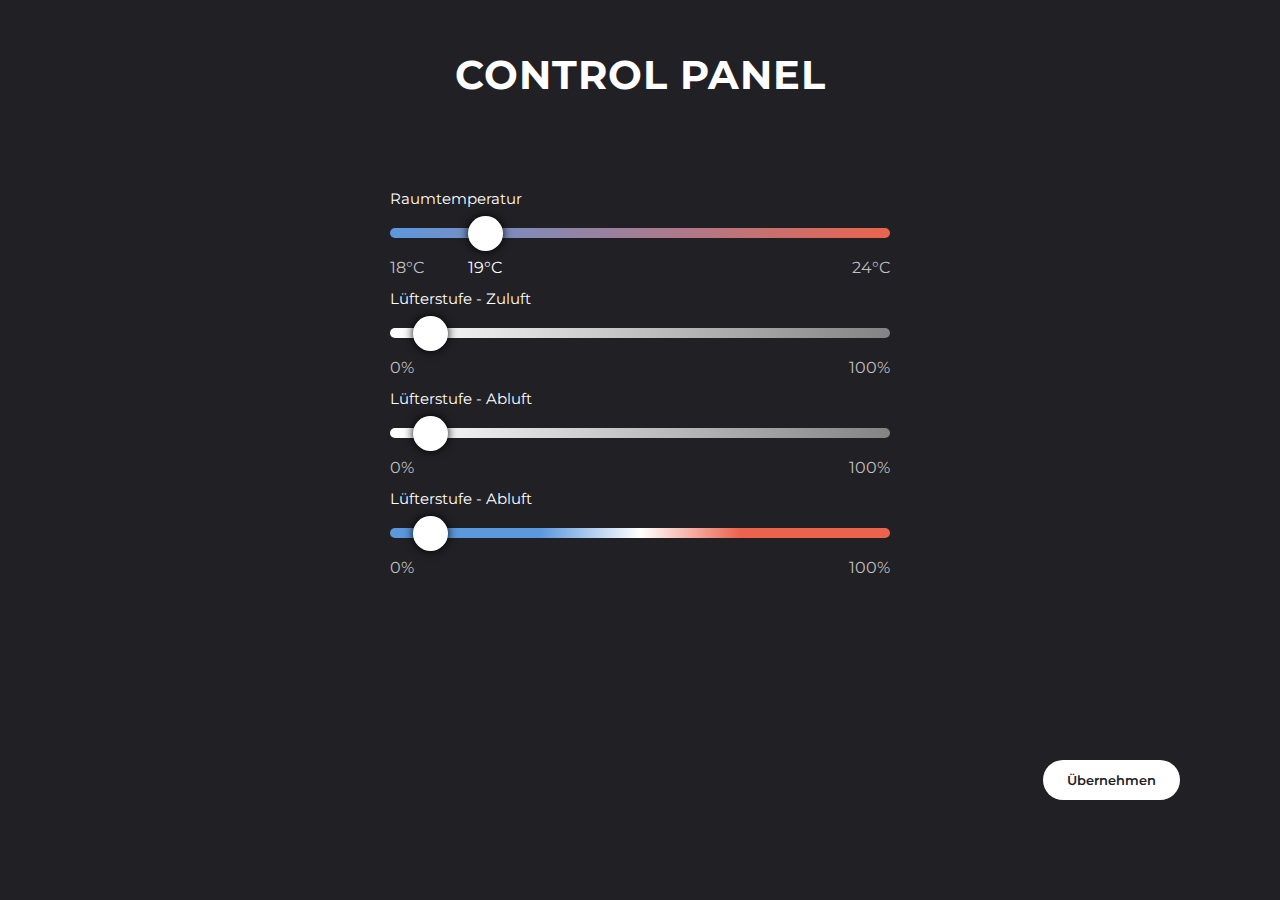
<file: bluePeacock.html>
<html>
    <head>
        <link rel="stylesheet" href="style.css" type="text/css">
        <link href="https://fonts.googleapis.com/css?family=Montserrat:500,600&display=swap" rel="stylesheet">
    </head>
    <body>
        <h1>CONTROL PANEL</h1>
        <div class="content">
            <div class="controlPanel">
                <div class="slider-wrapper raumtemperatur" id="raumtemperatur">
                    <p class="heading">Raumtemperatur</p>
                    <input type="range" min="1800" max="2400" value="1900" class="slider" id="raumtemperaturSlider">
                    <div class="text">
                        <p class="value low">18°C</p>
                        <p class="value high">24°C</p>
                    </div>
                    <div class="current">
                        <span class="currentValue"></span>
                    </div>
                </div>
                <div class="slider-wrapper lüfterstufe" id="lüfterstufe">
                    <p class="heading">Lüfterstufe - Zuluft</p>
                    <input type="range" min="0" max="1000" value="50" class="slider" id="lüfterZuluft">
                    <div class="text">
                        <p class="value low">0%</p>
                        <p class="value high">100%</p>
                    </div>
                    <div class="current">
                        <span class="currentValue"></span>
                    </div>
                </div>
                <div class="slider-wrapper lüfterstufe" id="lüfterstufe">
                    <p class="heading">Lüfterstufe - Abluft</p>
                    <input type="range" min="0" max="1000" value="50" class="slider" id="lüfterAbluft">
                    <div class="text">
                        <p class="value low">0%</p>
                        <p class="value high">100%</p>
                    </div>
                </div>
                <div class="slider-wrapper kompressor" id="kompressor">
                    <p class="heading">Lüfterstufe - Abluft</p>
                    <input type="range" min="0" max="1000" value="50" class="slider" id="kompressor">
                    <div class="text">
                        <p class="value low">0%</p>
                        <p class="value high">100%</p>
                    </div>
                </div>
            </div>
            <iframe class="grafana" src="http://localhost:3000/d-solo/SoFiK5XZz/kondensator-and-verdampfer-2w?orgId=1&from=1579970090373&to=1582171278843&panelId=2" width="800" height="400" frameborder="0"></iframe>
        </div>
        <a class="button" href="#">Übernehmen</a>
        <script src="main.js" type="text/javascript"></script>
    </body>
</html>
</file>
<file: style.css>
html, body {
    height: 100vh;
    width: 100%;
    margin: 0;
    padding: 0;
    background-color: #212025;
    font-family: 'Montserrat';
    user-select: none;
    -webkit-user-select: none;
}

p {
    margin: 0;
}

h1 {
    font-size: 30pt;
    color: #fff;
    letter-spacing: 1px;
    text-align: center;
    transform: translateY(50px);
}

.slider-wrapper {
    width: 500px;
    height: 100px;
}

.raumtemperatur .slider {
    -webkit-appearance: none;
    appearance: none;
    width: 500px;
    height: 10px;
    background: rgb(92,152,222);
    background: linear-gradient(90deg, rgba(92,152,222,1) 0%, rgba(235,99,76,1) 100%);
    outline: none;
    -webkit-transition: .2s;
    transition: opacity .2s;
    margin: 20px 0px 20px 0px;
    border-radius: 10px;
}

.lüfterstufe .slider {
    -webkit-appearance: none;
    appearance: none;
    width: 500px;
    height: 10px;
    background: rgb(92,152,222);
    background: linear-gradient(90deg, rgb(255, 255, 255) 0%, rgb(131, 131, 131) 100%);
    outline: none;
    -webkit-transition: .2s;
    transition: opacity .2s;
    margin: 20px 0px 20px 0px;
    border-radius: 10px;
}

.kompressor .slider {
    -webkit-appearance: none;
    appearance: none;
    width: 500px;
    height: 10px;
    background: rgb(92,152,222);
    background: linear-gradient(90deg, rgb(92,152,222,1) 30%, rgb(255, 255, 255) 50%, rgb(235,99,76,1) 70%);
    outline: none;
    -webkit-transition: .2s;
    transition: opacity .2s;
    margin: 20px 0px 20px 0px;
    border-radius: 10px;
}

.slider::-webkit-slider-thumb {
    -webkit-appearance: none;
    appearance: none;
    width: 35px;
    height: 35px;
    background-color: #fff;
    box-shadow: 0px 0px 10px 0px #000;
    cursor: pointer;
    border-radius: 100%;
}

.slider::-moz-range-thumb {
    width: 35px;
    height: 35px;
    background-color: #fff;
    box-shadow: 0px 0px 10px 0px #000;
    cursor: pointer;
    border-radius: 100%;
}

.text {
    width: 100%;
    height: 20px;
    color: #c1c1c1;
    
}

.value {
    display: inline-block;
    transition: all 150ms cubic-bezier(0.68, -0.55, 0.265, 1);
}

.high {
    float: right;
}

.heading {
    color: #fff;
    font-size: 11pt;
}

.current {
    height: 20px;
    width: 20px;
    position: absolute;
    color: #fff;
    transform: translateY(-20px);
    opacity: 1;
}

.currentValue {
    transition: all 150ms cubic-bezier(0.68, -0.55, 0.265, 1);
    font-size: 12pt;
}

.disable {
    opacity: 0;
}

.bigger {
    font-size: 15pt;
}

.grafana {
    margin: 100px 0 0 0;
}

.controlPanel {
    margin: 100px 0 0 0;
}

.button {
    background-color: #fff;
    border-radius: 20px;
    padding: 12px 24px 12px 24px;
    position: absolute;
    bottom: 100px;
    right: 100px;
    transition: 300ms cubic-bezier(0.175, 0.885, 0.32, 1);
}

a {
    color: #212025;
    text-decoration: none;
    font-weight: 600;
    font-size: 10pt;
}

.button:hover {
    transform: scale(0.97);
    color: #b7d9b1;
}

.content {
    position: absolute;
    bottom: 0;
    height: 90%;
    width: 100%;
    display: flex;
    justify-content: space-around;
}

@media screen and (max-width: 1350px) {
    .content {
        flex-direction: column;
        justify-content: center;
        align-items: center;
    }
}
</file>
